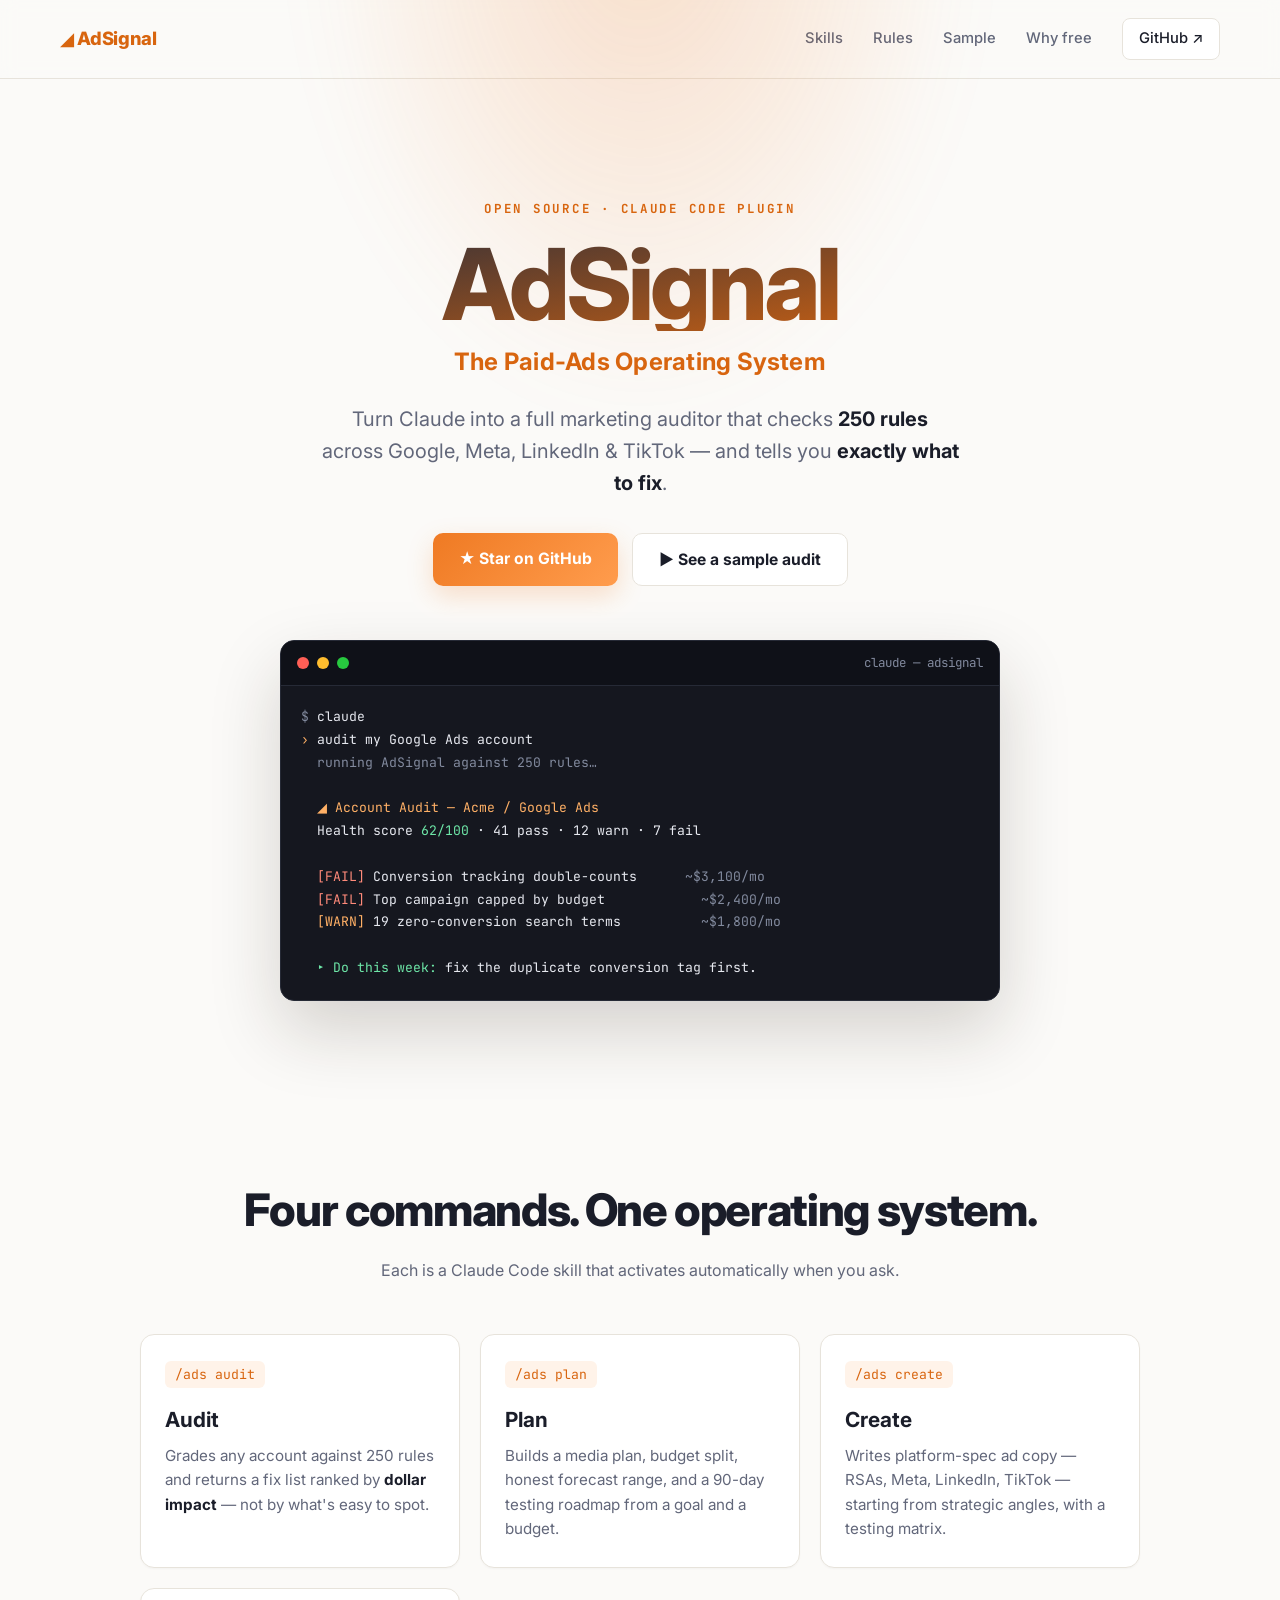
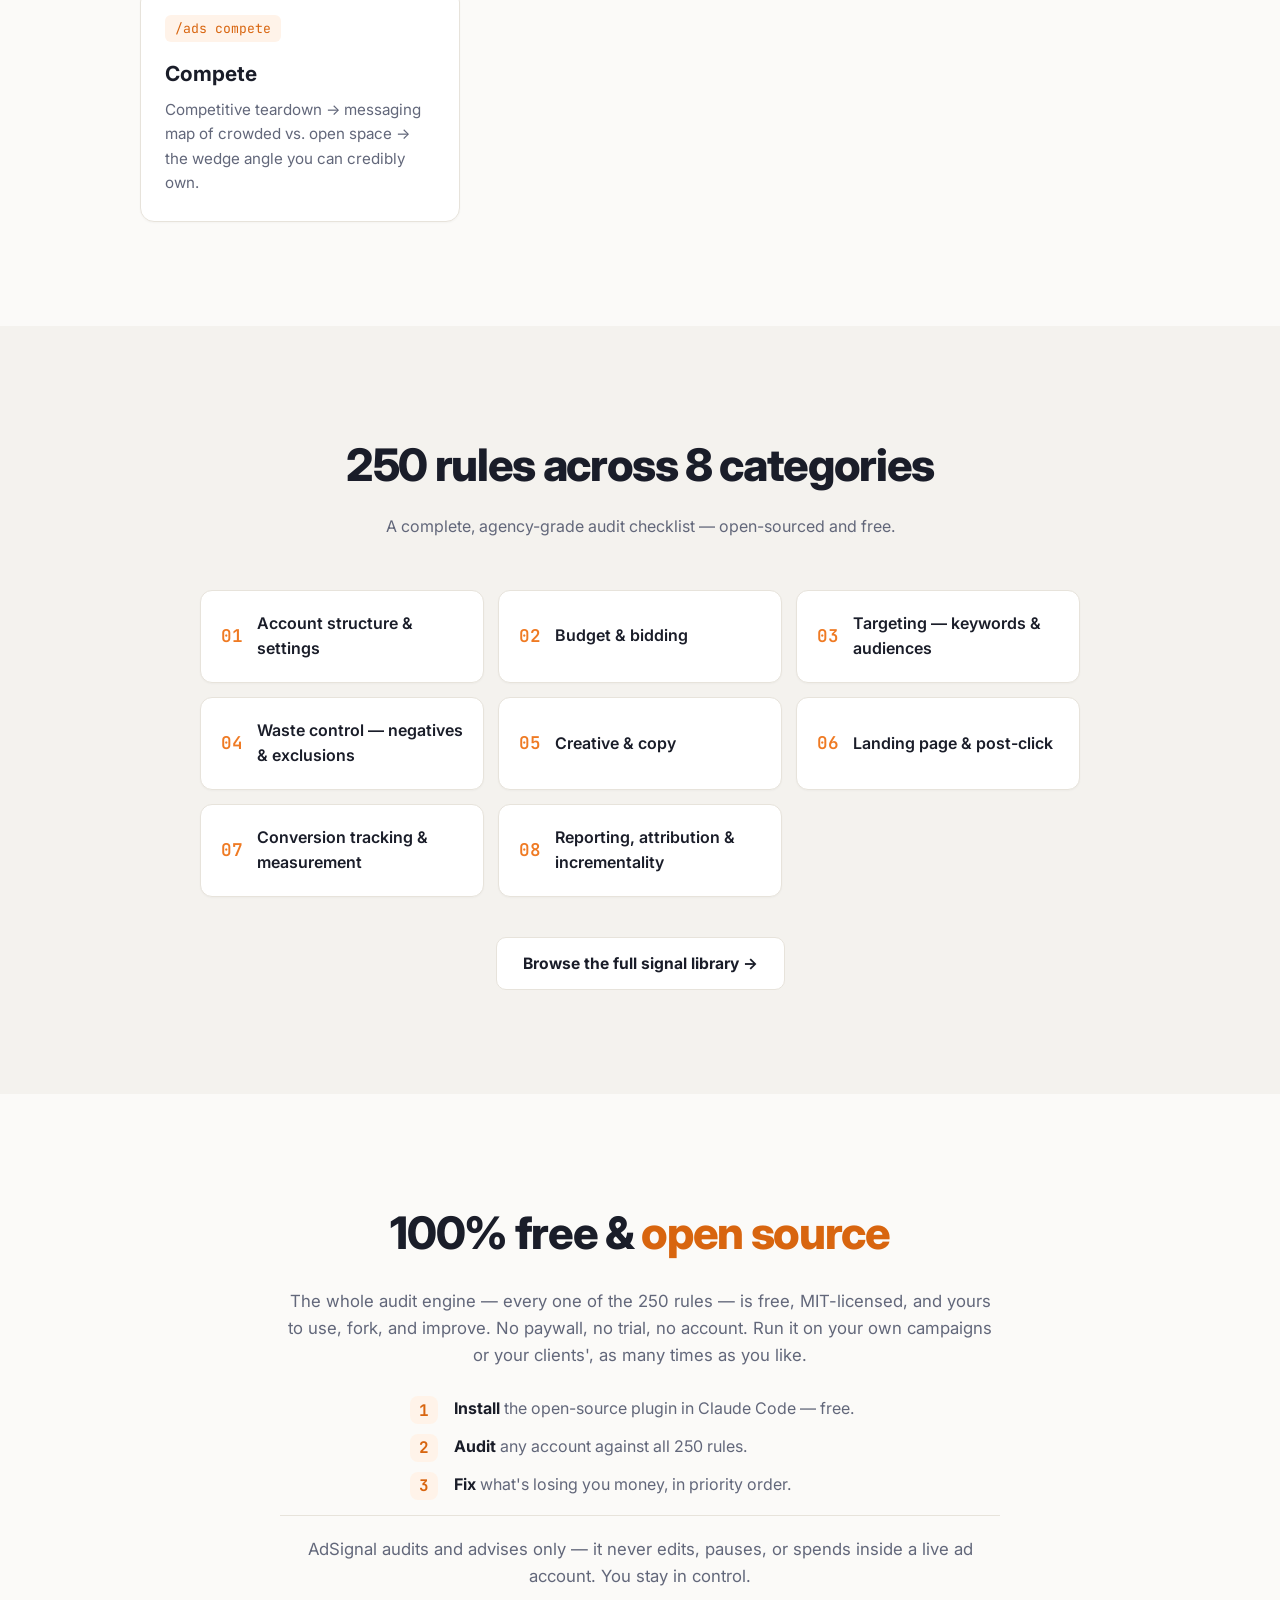
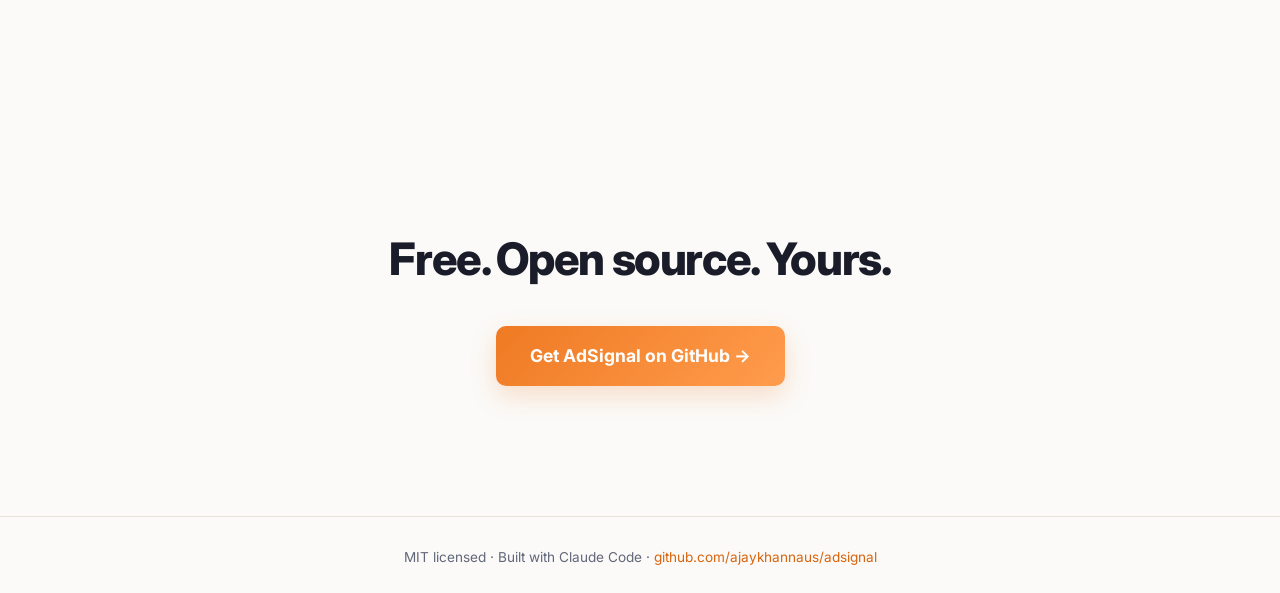
<file: docs/index.html>
<!DOCTYPE html>
<html lang="en">
<head>
  <meta charset="UTF-8" />
  <meta name="viewport" content="width=device-width, initial-scale=1.0" />
  <title>AdSignal — The Paid-Ads Operating System</title>
  <meta name="description" content="Turn Claude into a full marketing auditor that checks 250 rules across Google, Meta, LinkedIn & TikTok ads — and tells you exactly what to fix. Open-source Claude Code plugin." />

  <!-- Open Graph / social -->
  <meta property="og:type" content="website" />
  <meta property="og:title" content="AdSignal — The Paid-Ads Operating System" />
  <meta property="og:description" content="Turn Claude into a full marketing auditor that checks 250 rules across all platforms and tells you exactly what to fix." />
  <meta property="og:image" content="https://ajaykhannaus.github.io/adsignal/assets/banner.svg" />
  <meta property="og:url" content="https://ajaykhannaus.github.io/adsignal" />
  <meta name="twitter:card" content="summary_large_image" />

  <link rel="icon" href="assets/favicon.svg" />
  <link rel="stylesheet" href="styles.css" />
  <link rel="preconnect" href="https://fonts.googleapis.com" />
  <link rel="preconnect" href="https://fonts.gstatic.com" crossorigin />
  <link href="https://fonts.googleapis.com/css2?family=JetBrains+Mono:wght@400;700;800&family=Inter:wght@400;500;700;800&display=swap" rel="stylesheet" />
</head>
<body>
  <header class="nav">
    <span class="brand">◢ AdSignal</span>
    <nav>
      <a href="#skills">Skills</a>
      <a href="#signals">Rules</a>
      <a href="demo.html">Sample</a>
      <a href="#free">Why free</a>
      <a class="ghbtn" href="https://github.com/ajaykhannaus/adsignal">GitHub ↗</a>
    </nav>
  </header>

  <main>
    <!-- HERO -->
    <section class="hero">
      <div class="spotlight" aria-hidden="true"></div>
      <p class="kicker">OPEN SOURCE · CLAUDE CODE PLUGIN</p>
      <h1>AdSignal</h1>
      <p class="tagline">The Paid-Ads Operating System</p>
      <p class="lede">
        Turn Claude into a full marketing auditor that checks
        <strong>250 rules</strong> across Google, Meta, LinkedIn &amp; TikTok —
        and tells you <strong>exactly what to fix</strong>.
      </p>
      <div class="cta-row">
        <a class="btn primary" href="https://github.com/ajaykhannaus/adsignal">★ Star on GitHub</a>
        <a class="btn ghost" href="demo.html">▶ See a sample audit</a>
      </div>

      <div class="terminal" role="img" aria-label="Terminal showing AdSignal commands">
        <div class="term-bar"><span></span><span></span><span></span><em>claude — adsignal</em></div>
        <pre><code><span class="c-dim">$</span> claude
<span class="c-amber">›</span> audit my Google Ads account
<span class="c-dim">  running AdSignal against 250 rules…</span>

<span class="c-amber">  ◢ Account Audit — Acme / Google Ads</span>
  Health score <span class="c-green">62/100</span> · 41 pass · 12 warn · 7 fail

  <span class="c-red">[FAIL]</span> Conversion tracking double-counts      <span class="c-dim">~$3,100/mo</span>
  <span class="c-red">[FAIL]</span> Top campaign capped by budget            <span class="c-dim">~$2,400/mo</span>
  <span class="c-amber">[WARN]</span> 19 zero-conversion search terms          <span class="c-dim">~$1,800/mo</span>

  <span class="c-green">▸ Do this week:</span> fix the duplicate conversion tag first.</code></pre>
      </div>
    </section>

    <!-- SKILLS -->
    <section id="skills" class="section">
      <h2>Four commands. One operating system.</h2>
      <p class="section-sub">Each is a Claude Code skill that activates automatically when you ask.</p>
      <div class="cards">
        <article class="card">
          <span class="cmd">/ads audit</span>
          <h3>Audit</h3>
          <p>Grades any account against 250 rules and returns a fix list ranked by <strong>dollar impact</strong> — not by what's easy to spot.</p>
        </article>
        <article class="card">
          <span class="cmd">/ads plan</span>
          <h3>Plan</h3>
          <p>Builds a media plan, budget split, honest forecast range, and a 90-day testing roadmap from a goal and a budget.</p>
        </article>
        <article class="card">
          <span class="cmd">/ads create</span>
          <h3>Create</h3>
          <p>Writes platform-spec ad copy — RSAs, Meta, LinkedIn, TikTok — starting from strategic angles, with a testing matrix.</p>
        </article>
        <article class="card">
          <span class="cmd">/ads compete</span>
          <h3>Compete</h3>
          <p>Competitive teardown → messaging map of crowded vs. open space → the wedge angle you can credibly own.</p>
        </article>
      </div>
    </section>

    <!-- SIGNALS -->
    <section id="signals" class="section alt">
      <h2>250 rules across 8 categories</h2>
      <p class="section-sub">A complete, agency-grade audit checklist — open-sourced and free.</p>
      <div class="grid8">
        <div class="sig"><span>01</span>Account structure &amp; settings</div>
        <div class="sig"><span>02</span>Budget &amp; bidding</div>
        <div class="sig"><span>03</span>Targeting — keywords &amp; audiences</div>
        <div class="sig"><span>04</span>Waste control — negatives &amp; exclusions</div>
        <div class="sig"><span>05</span>Creative &amp; copy</div>
        <div class="sig"><span>06</span>Landing page &amp; post-click</div>
        <div class="sig"><span>07</span>Conversion tracking &amp; measurement</div>
        <div class="sig"><span>08</span>Reporting, attribution &amp; incrementality</div>
      </div>
      <p class="center">
        <a class="btn ghost" href="https://github.com/ajaykhannaus/adsignal/blob/main/reference/signal-library.md">Browse the full signal library →</a>
      </p>
    </section>

    <!-- FREE -->
    <section id="free" class="section">
      <div class="service">
        <h2>100% free &amp; <span class="amber">open source</span></h2>
        <p>
          The whole audit engine — every one of the 250 rules — is free, MIT-licensed,
          and yours to use, fork, and improve. No paywall, no trial, no account. Run it
          on your own campaigns or your clients', as many times as you like.
        </p>
        <ol class="steps">
          <li><strong>Install</strong> the open-source plugin in Claude Code — free.</li>
          <li><strong>Audit</strong> any account against all 250 rules.</li>
          <li><strong>Fix</strong> what's losing you money, in priority order.</li>
        </ol>
        <p class="disclaimer">AdSignal audits and advises only — it never edits, pauses, or spends inside a live ad account. You stay in control.</p>
      </div>
    </section>

    <section class="finalcta">
      <h2>Free. Open source. Yours.</h2>
      <a class="btn primary big" href="https://github.com/ajaykhannaus/adsignal">Get AdSignal on GitHub →</a>
    </section>
  </main>

  <footer>
    <p>MIT licensed · Built with Claude Code · <a href="https://github.com/ajaykhannaus/adsignal">github.com/ajaykhannaus/adsignal</a></p>
  </footer>
</body>
</html>
</file>
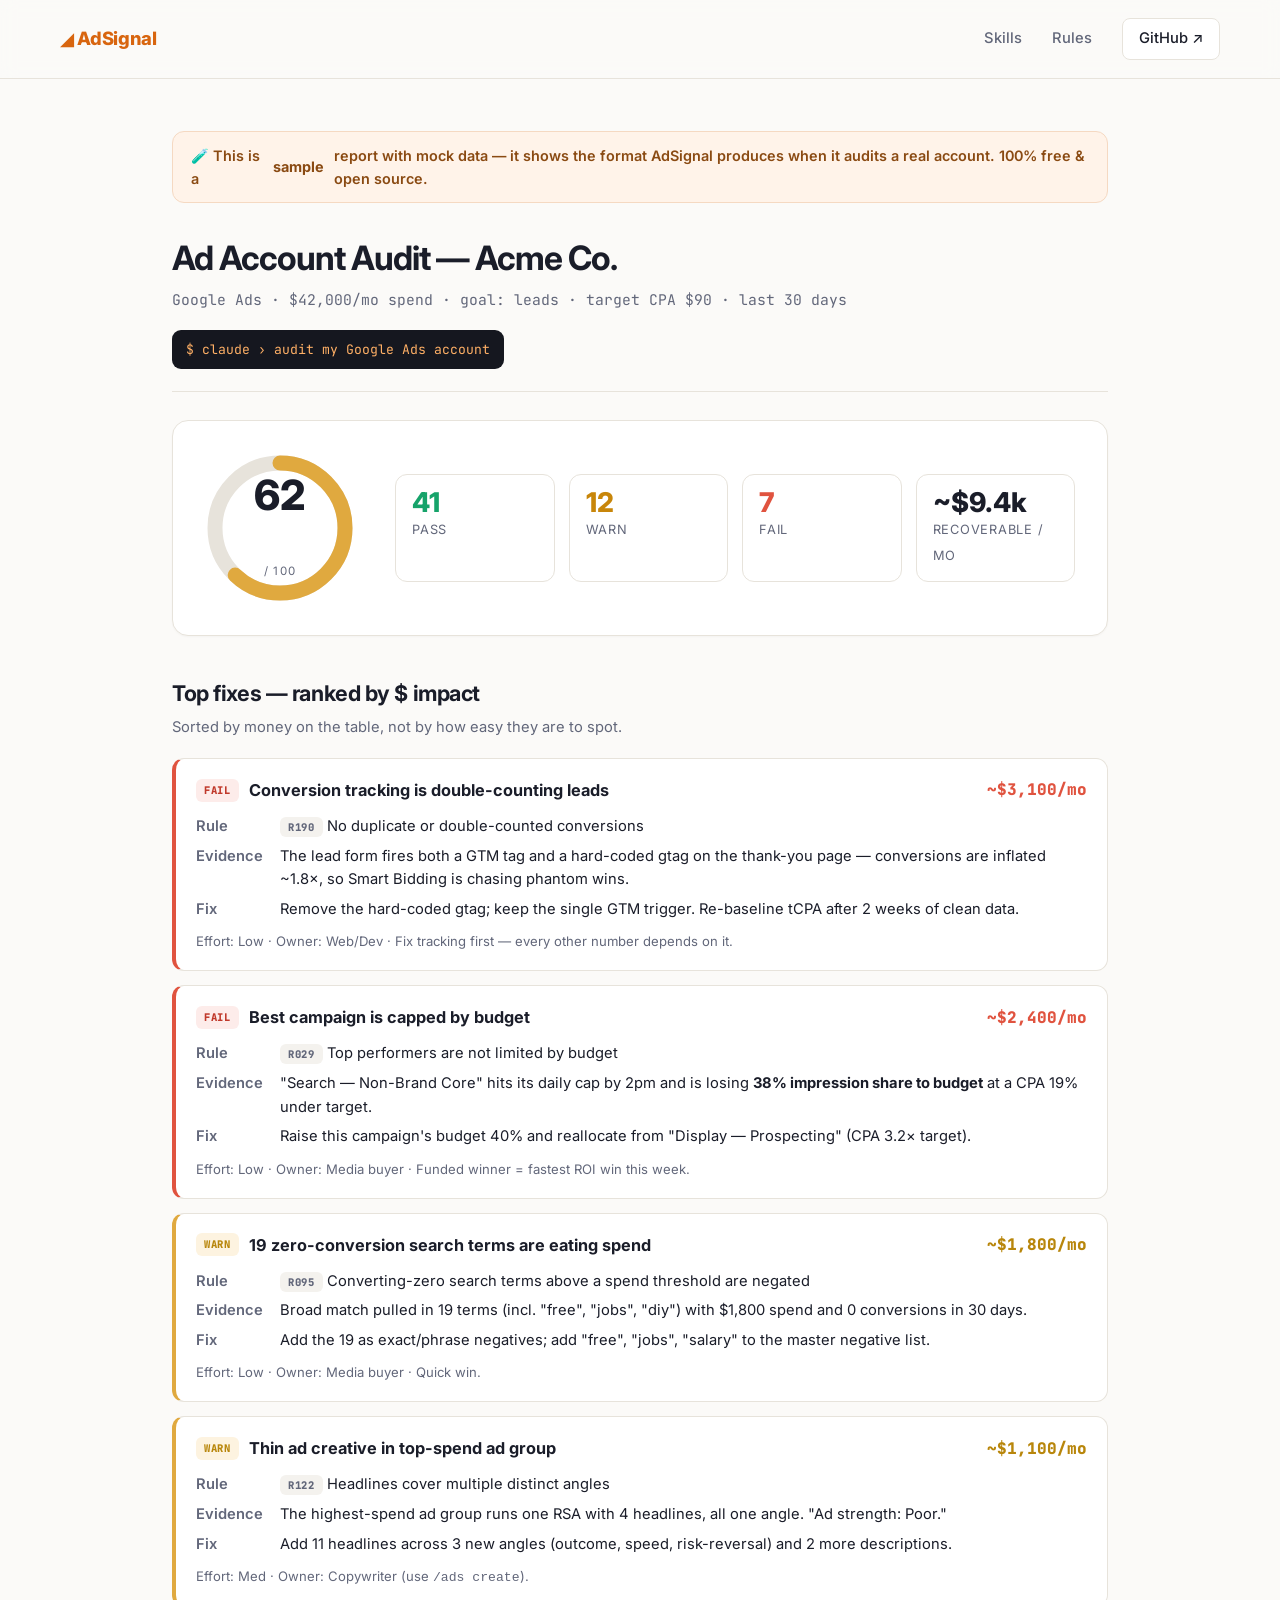
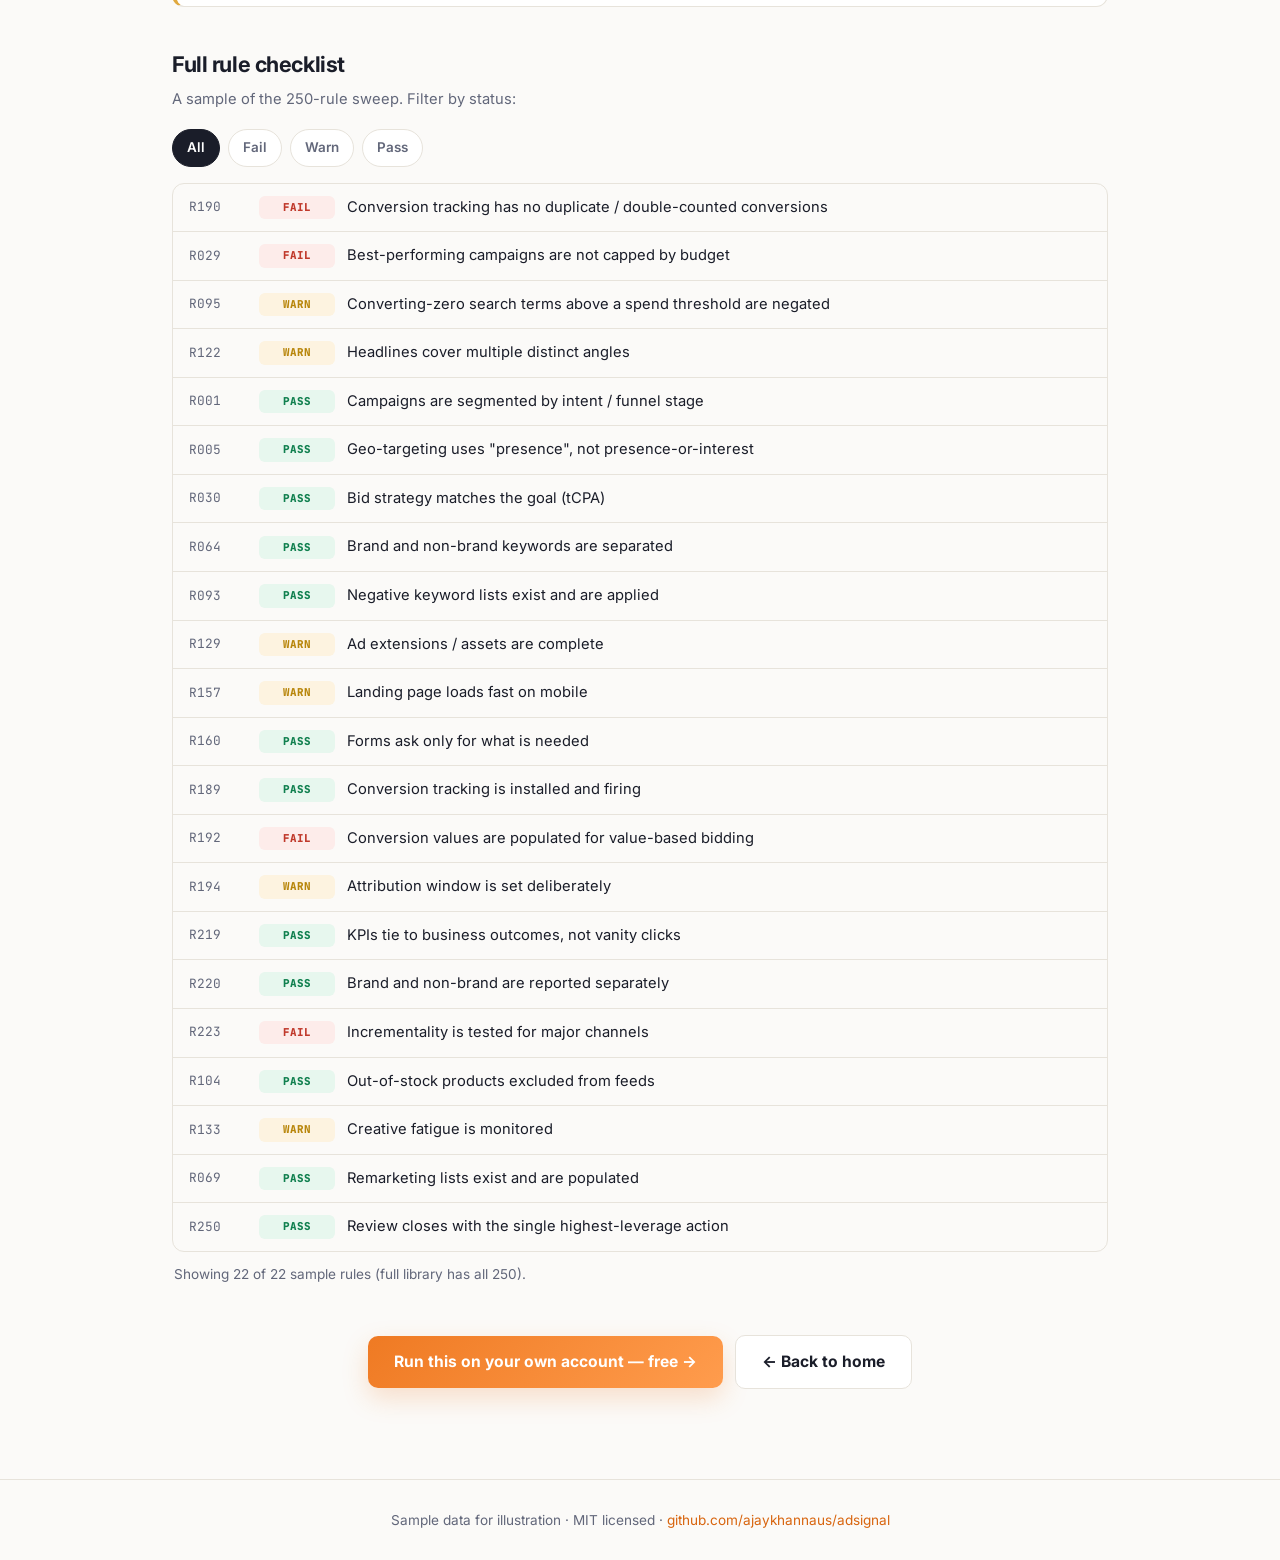
<file: docs/demo.html>
<!DOCTYPE html>
<html lang="en">
<head>
  <meta charset="UTF-8" />
  <meta name="viewport" content="width=device-width, initial-scale=1.0" />
  <title>AdSignal — Sample Audit Report</title>
  <meta name="description" content="A sample AdSignal audit report: health scorecard, fixes ranked by dollar impact, and the 250-rule checklist with pass/warn/fail. Free & open source." />
  <link rel="icon" href="assets/favicon.svg" />
  <link rel="stylesheet" href="styles.css" />
  <link rel="preconnect" href="https://fonts.googleapis.com" />
  <link rel="preconnect" href="https://fonts.gstatic.com" crossorigin />
  <link href="https://fonts.googleapis.com/css2?family=JetBrains+Mono:wght@400;700;800&family=Inter:wght@400;500;600;700;800&display=swap" rel="stylesheet" />
  <style>
    .demo-wrap { max-width: 1000px; margin: 0 auto; padding: clamp(28px,5vw,52px) clamp(16px,4vw,32px) 90px; }
    .demo-banner { background: var(--amber-soft); border: 1px solid #f5d9c2; color: #8a4a12; border-radius: 12px; padding: 12px 18px; font-size: 0.9rem; font-weight: 600; display: flex; gap: 10px; align-items: center; margin-bottom: 28px; }
    .report-head { display: flex; flex-wrap: wrap; align-items: flex-end; justify-content: space-between; gap: 18px; border-bottom: 1px solid var(--line); padding-bottom: 22px; }
    .report-head h1 { font-size: clamp(1.5rem, 4vw, 2.1rem); letter-spacing: -0.03em; }
    .report-head .meta { color: var(--muted); font-size: 0.92rem; margin-top: 4px; font-family: 'JetBrains Mono', monospace; }
    .runbtn { font-family:'JetBrains Mono',monospace; font-size:0.82rem; background:var(--term-bg); color:#ffb066; padding:9px 14px; border-radius:9px; white-space:nowrap; }

    /* Scorecard */
    .scorecard { display: grid; grid-template-columns: auto 1fr; gap: clamp(20px,4vw,40px); align-items: center; background: var(--panel); border: 1px solid var(--line); border-radius: 16px; padding: clamp(22px,4vw,32px); margin: 28px 0; box-shadow: 0 1px 2px rgba(0,0,0,0.03); }
    .gauge { position: relative; width: 150px; height: 150px; }
    .gauge .num { position: absolute; inset: 0; display: grid; place-items: center; flex-direction: column; }
    .gauge .num b { font-size: 2.6rem; font-weight: 800; line-height: 1; }
    .gauge .num small { color: var(--muted); font-size: 0.72rem; letter-spacing: 0.1em; }
    .tallies { display: grid; grid-template-columns: repeat(auto-fit,minmax(110px,1fr)); gap: 14px; }
    .tally { border: 1px solid var(--line); border-radius: 12px; padding: 14px 16px; }
    .tally b { font-size: 1.7rem; font-weight: 800; display: block; line-height: 1; }
    .tally span { font-size: 0.8rem; color: var(--muted); text-transform: uppercase; letter-spacing: 0.06em; }
    .tally.pass b { color: var(--green); } .tally.warn b { color: #c8860a; } .tally.fail b { color: var(--red); } .tally.spend b { color: var(--text); }

    h2.block { font-size: 1.35rem; letter-spacing: -0.02em; margin: 40px 0 6px; }
    .block-sub { color: var(--muted); font-size: 0.92rem; margin-bottom: 18px; }

    /* Fix cards */
    .fix { border: 1px solid var(--line); border-left: 4px solid var(--line); border-radius: 12px; padding: 18px 20px; margin-bottom: 14px; background: var(--panel); }
    .fix.fail { border-left-color: var(--red); }
    .fix.warn { border-left-color: #e0a93f; }
    .fix-top { display: flex; flex-wrap: wrap; gap: 10px; align-items: center; justify-content: space-between; }
    .fix-title { font-weight: 700; font-size: 1.02rem; display: flex; align-items: center; gap: 10px; }
    .pill { font-family:'JetBrains Mono',monospace; font-size: 0.66rem; font-weight: 800; padding: 3px 8px; border-radius: 6px; letter-spacing: 0.06em; }
    .pill.fail { background: #fdecea; color: #c0392b; } .pill.warn { background: #fdf3e0; color: #b8860b; } .pill.rule { background: var(--bg-2); color: var(--muted); }
    .impact { font-family:'JetBrains Mono',monospace; font-weight: 800; color: var(--red); white-space: nowrap; }
    .impact.warn { color: #b8860b; }
    .fix dl { margin-top: 12px; display: grid; grid-template-columns: 70px 1fr; gap: 6px 14px; font-size: 0.92rem; }
    .fix dt { color: var(--muted); font-weight: 600; }
    .fix dd { color: var(--text); }
    .fix .effort { margin-top: 10px; font-size: 0.82rem; color: var(--muted); }

    /* Checklist */
    .filters { display: flex; flex-wrap: wrap; gap: 8px; margin-bottom: 16px; }
    .filters button { font: inherit; font-size: 0.84rem; font-weight: 600; padding: 7px 14px; border-radius: 999px; border: 1px solid var(--line); background: var(--panel); color: var(--muted); cursor: pointer; transition: all .15s; }
    .filters button:hover { border-color: var(--amber); color: var(--text); }
    .filters button.active { background: var(--text); color: #fff; border-color: var(--text); }
    .checklist { border: 1px solid var(--line); border-radius: 12px; overflow: hidden; }
    .row { display: grid; grid-template-columns: 58px 76px 1fr; gap: 12px; align-items: center; padding: 12px 16px; border-bottom: 1px solid var(--line); font-size: 0.92rem; }
    .row:last-child { border-bottom: 0; }
    .row:hover { background: var(--bg-2); }
    .row .rid { font-family:'JetBrains Mono',monospace; color: var(--muted); font-size: 0.8rem; }
    .status { font-family:'JetBrains Mono',monospace; font-size: 0.68rem; font-weight: 800; padding: 3px 0; border-radius: 6px; text-align: center; }
    .status.pass { background:#e7f7ee; color:#11804f; } .status.warn { background:#fdf3e0; color:#b8860b; } .status.fail { background:#fdecea; color:#c0392b; }
    .count-note { color: var(--muted); font-size: 0.85rem; margin: 12px 2px 0; }
    .backbar { margin-top: 50px; text-align: center; }
  </style>
</head>
<body>
  <header class="nav">
    <a class="brand" href="index.html" style="text-decoration:none">◢ AdSignal</a>
    <nav>
      <a href="index.html#skills">Skills</a>
      <a href="index.html#signals">Rules</a>
      <a class="ghbtn" href="https://github.com/ajaykhannaus/adsignal">GitHub ↗</a>
    </nav>
  </header>

  <div class="demo-wrap">
    <div class="demo-banner">🧪 This is a <strong>sample</strong> report with mock data — it shows the format AdSignal produces when it audits a real account. 100% free &amp; open source.</div>

    <div class="report-head">
      <div>
        <h1>Ad Account Audit — Acme Co.</h1>
        <p class="meta">Google Ads · $42,000/mo spend · goal: leads · target CPA $90 · last 30 days</p>
      </div>
      <span class="runbtn">$ claude › audit my Google Ads account</span>
    </div>

    <!-- Scorecard -->
    <section class="scorecard">
      <div class="gauge">
        <svg viewBox="0 0 120 120" width="150" height="150">
          <circle cx="60" cy="60" r="52" fill="none" stroke="var(--line)" stroke-width="12"/>
          <circle cx="60" cy="60" r="52" fill="none" stroke="#e0a93f" stroke-width="12"
                  stroke-linecap="round" stroke-dasharray="326.7"
                  stroke-dashoffset="124.1" transform="rotate(-90 60 60)"/>
        </svg>
        <div class="num"><b>62</b><small>/ 100</small></div>
      </div>
      <div class="tallies">
        <div class="tally pass"><b>41</b><span>Pass</span></div>
        <div class="tally warn"><b>12</b><span>Warn</span></div>
        <div class="tally fail"><b>7</b><span>Fail</span></div>
        <div class="tally spend"><b>~$9.4k</b><span>Recoverable / mo</span></div>
      </div>
    </section>

    <!-- Top fixes -->
    <h2 class="block">Top fixes — ranked by $ impact</h2>
    <p class="block-sub">Sorted by money on the table, not by how easy they are to spot.</p>

    <article class="fix fail">
      <div class="fix-top">
        <div class="fix-title"><span class="pill fail">FAIL</span> Conversion tracking is double-counting leads</div>
        <span class="impact">~$3,100/mo</span>
      </div>
      <dl>
        <dt>Rule</dt><dd><span class="pill rule">R190</span> No duplicate or double-counted conversions</dd>
        <dt>Evidence</dt><dd>The lead form fires both a GTM tag and a hard-coded gtag on the thank-you page — conversions are inflated ~1.8×, so Smart Bidding is chasing phantom wins.</dd>
        <dt>Fix</dt><dd>Remove the hard-coded gtag; keep the single GTM trigger. Re-baseline tCPA after 2 weeks of clean data.</dd>
      </dl>
      <div class="effort">Effort: Low · Owner: Web/Dev · Fix tracking first — every other number depends on it.</div>
    </article>

    <article class="fix fail">
      <div class="fix-top">
        <div class="fix-title"><span class="pill fail">FAIL</span> Best campaign is capped by budget</div>
        <span class="impact">~$2,400/mo</span>
      </div>
      <dl>
        <dt>Rule</dt><dd><span class="pill rule">R029</span> Top performers are not limited by budget</dd>
        <dt>Evidence</dt><dd>"Search — Non-Brand Core" hits its daily cap by 2pm and is losing <strong>38% impression share to budget</strong> at a CPA 19% under target.</dd>
        <dt>Fix</dt><dd>Raise this campaign's budget 40% and reallocate from "Display — Prospecting" (CPA 3.2× target).</dd>
      </dl>
      <div class="effort">Effort: Low · Owner: Media buyer · Funded winner = fastest ROI win this week.</div>
    </article>

    <article class="fix warn">
      <div class="fix-top">
        <div class="fix-title"><span class="pill warn">WARN</span> 19 zero-conversion search terms are eating spend</div>
        <span class="impact warn">~$1,800/mo</span>
      </div>
      <dl>
        <dt>Rule</dt><dd><span class="pill rule">R095</span> Converting-zero search terms above a spend threshold are negated</dd>
        <dt>Evidence</dt><dd>Broad match pulled in 19 terms (incl. "free", "jobs", "diy") with $1,800 spend and 0 conversions in 30 days.</dd>
        <dt>Fix</dt><dd>Add the 19 as exact/phrase negatives; add "free", "jobs", "salary" to the master negative list.</dd>
      </dl>
      <div class="effort">Effort: Low · Owner: Media buyer · Quick win.</div>
    </article>

    <article class="fix warn">
      <div class="fix-top">
        <div class="fix-title"><span class="pill warn">WARN</span> Thin ad creative in top-spend ad group</div>
        <span class="impact warn">~$1,100/mo</span>
      </div>
      <dl>
        <dt>Rule</dt><dd><span class="pill rule">R122</span> Headlines cover multiple distinct angles</dd>
        <dt>Evidence</dt><dd>The highest-spend ad group runs one RSA with 4 headlines, all one angle. "Ad strength: Poor."</dd>
        <dt>Fix</dt><dd>Add 11 headlines across 3 new angles (outcome, speed, risk-reversal) and 2 more descriptions.</dd>
      </dl>
      <div class="effort">Effort: Med · Owner: Copywriter (use <code>/ads create</code>).</div>
    </article>

    <!-- Checklist -->
    <h2 class="block">Full rule checklist</h2>
    <p class="block-sub">A sample of the 250-rule sweep. Filter by status:</p>
    <div class="filters" id="filters">
      <button class="active" data-f="all">All</button>
      <button data-f="fail">Fail</button>
      <button data-f="warn">Warn</button>
      <button data-f="pass">Pass</button>
    </div>
    <div class="checklist" id="checklist"></div>
    <p class="count-note" id="countNote"></p>

    <div class="backbar">
      <a class="btn primary" href="https://github.com/ajaykhannaus/adsignal">Run this on your own account — free →</a>
      &nbsp;
      <a class="btn ghost" href="index.html">← Back to home</a>
    </div>
  </div>

  <footer>
    <p>Sample data for illustration · MIT licensed · <a href="https://github.com/ajaykhannaus/adsignal">github.com/ajaykhannaus/adsignal</a></p>
  </footer>

  <script>
    const rules = [
      ['R190','fail','Conversion tracking has no duplicate / double-counted conversions'],
      ['R029','fail','Best-performing campaigns are not capped by budget'],
      ['R095','warn','Converting-zero search terms above a spend threshold are negated'],
      ['R122','warn','Headlines cover multiple distinct angles'],
      ['R001','pass','Campaigns are segmented by intent / funnel stage'],
      ['R005','pass','Geo-targeting uses "presence", not presence-or-interest'],
      ['R030','pass','Bid strategy matches the goal (tCPA)'],
      ['R064','pass','Brand and non-brand keywords are separated'],
      ['R093','pass','Negative keyword lists exist and are applied'],
      ['R129','warn','Ad extensions / assets are complete'],
      ['R157','warn','Landing page loads fast on mobile'],
      ['R160','pass','Forms ask only for what is needed'],
      ['R189','pass','Conversion tracking is installed and firing'],
      ['R192','fail','Conversion values are populated for value-based bidding'],
      ['R194','warn','Attribution window is set deliberately'],
      ['R219','pass','KPIs tie to business outcomes, not vanity clicks'],
      ['R220','pass','Brand and non-brand are reported separately'],
      ['R223','fail','Incrementality is tested for major channels'],
      ['R104','pass','Out-of-stock products excluded from feeds'],
      ['R133','warn','Creative fatigue is monitored'],
      ['R069','pass','Remarketing lists exist and are populated'],
      ['R250','pass','Review closes with the single highest-leverage action']
    ];
    const cl = document.getElementById('checklist');
    const note = document.getElementById('countNote');
    function render(f){
      cl.innerHTML = '';
      const shown = rules.filter(r => f==='all' || r[1]===f);
      shown.forEach(([id,st,txt])=>{
        const row = document.createElement('div');
        row.className = 'row';
        row.innerHTML = `<span class="rid">${id}</span><span class="status ${st}">${st.toUpperCase()}</span><span>${txt}</span>`;
        cl.appendChild(row);
      });
      note.textContent = `Showing ${shown.length} of ${rules.length} sample rules (full library has all 250).`;
    }
    document.getElementById('filters').addEventListener('click', e=>{
      if(e.target.tagName!=='BUTTON') return;
      document.querySelectorAll('#filters button').forEach(b=>b.classList.remove('active'));
      e.target.classList.add('active');
      render(e.target.dataset.f);
    });
    render('all');
  </script>
</body>
</html>
</file>
<file: docs/styles.css>
:root {
  --bg: #fbfaf8;
  --bg-2: #f4f2ee;
  --panel: #ffffff;
  --line: #e7e3db;
  --text: #1a1d29;
  --muted: #62677a;
  --amber: #ef7a23;
  --amber-2: #d8650f;
  --amber-soft: #fff3e9;
  --amber-glow: rgba(239, 122, 35, 0.22);
  --green: #16a36a;
  --red: #e0533f;

  /* terminal stays dark for contrast */
  --term-bg: #15171f;
  --term-line: #262a36;
}

* { box-sizing: border-box; margin: 0; padding: 0; }
html { scroll-behavior: smooth; }

body {
  font-family: 'Inter', system-ui, sans-serif;
  background: var(--bg);
  color: var(--text);
  line-height: 1.6;
  overflow-x: hidden;
}

main, .nav { position: relative; z-index: 1; }

/* Nav */
.nav {
  display: flex;
  align-items: center;
  justify-content: space-between;
  padding: 18px clamp(20px, 5vw, 60px);
  border-bottom: 1px solid var(--line);
  backdrop-filter: blur(8px);
  position: sticky;
  top: 0;
  background: rgba(251, 250, 248, 0.82);
}
.brand { font-weight: 800; letter-spacing: -0.02em; font-size: 1.15rem; color: var(--amber-2); }
.nav nav { display: flex; gap: clamp(14px, 3vw, 30px); align-items: center; }
.nav nav a { color: var(--muted); text-decoration: none; font-size: 0.92rem; font-weight: 500; transition: color .2s; }
.nav nav a:hover { color: var(--text); }
.ghbtn { border: 1px solid var(--line); padding: 8px 16px; border-radius: 8px; color: var(--text) !important; background: var(--panel); }
.ghbtn:hover { border-color: var(--amber); }

/* Hero */
.hero {
  position: relative;
  text-align: center;
  padding: clamp(56px, 11vw, 120px) 20px 70px;
  max-width: 900px;
  margin: 0 auto;
}
.spotlight {
  position: absolute;
  top: -160px; left: 50%;
  width: 760px; height: 560px;
  transform: translateX(-50%);
  background: radial-gradient(ellipse at top, var(--amber-glow), transparent 62%);
  filter: blur(30px);
  z-index: -1;
  pointer-events: none;
}
.kicker { color: var(--amber-2); font-family: 'JetBrains Mono', monospace; font-size: 0.78rem; letter-spacing: 0.22em; margin-bottom: 18px; font-weight: 700; }
.hero h1 {
  font-size: clamp(3.2rem, 11vw, 6.2rem);
  font-weight: 800;
  letter-spacing: -0.04em;
  line-height: 0.95;
  background: linear-gradient(170deg, #2a2d3a, var(--amber-2));
  -webkit-background-clip: text;
  background-clip: text;
  color: transparent;
}
.tagline { font-size: clamp(1rem, 3vw, 1.5rem); color: var(--amber-2); font-weight: 700; margin-top: 12px; letter-spacing: 0.01em; }
.lede { color: var(--muted); font-size: clamp(1rem, 2.5vw, 1.25rem); max-width: 640px; margin: 22px auto 0; }
.lede strong { color: var(--text); }

.cta-row { display: flex; gap: 14px; justify-content: center; flex-wrap: wrap; margin: 34px 0 0; }
.btn {
  display: inline-block;
  padding: 13px 26px;
  border-radius: 10px;
  font-weight: 700;
  text-decoration: none;
  font-size: 0.98rem;
  transition: transform .15s, box-shadow .2s, background .2s, border-color .2s;
}
.btn.primary { background: linear-gradient(135deg, var(--amber), #ff9c4d); color: #fff; box-shadow: 0 10px 26px var(--amber-glow); }
.btn.primary:hover { transform: translateY(-2px); box-shadow: 0 14px 36px var(--amber-glow); }
.btn.ghost { border: 1px solid var(--line); color: var(--text); background: var(--panel); }
.btn.ghost:hover { border-color: var(--amber); }
.btn.big { font-size: 1.1rem; padding: 16px 34px; }

/* Terminal (dark on light) */
.terminal {
  margin: 54px auto 0;
  max-width: 720px;
  background: var(--term-bg);
  border: 1px solid var(--term-line);
  border-radius: 14px;
  overflow: hidden;
  box-shadow: 0 30px 70px rgba(40, 30, 15, 0.18);
  text-align: left;
}
.term-bar { display: flex; align-items: center; gap: 8px; padding: 12px 16px; border-bottom: 1px solid var(--term-line); background: #0f1118; }
.term-bar span { width: 12px; height: 12px; border-radius: 50%; }
.term-bar span:nth-child(1){ background:#ff5f56; } .term-bar span:nth-child(2){ background:#ffbd2e; } .term-bar span:nth-child(3){ background:#27c93f; }
.term-bar em { margin-left: auto; color: #828a9e; font-style: normal; font-family: 'JetBrains Mono', monospace; font-size: 0.78rem; }
.terminal pre { padding: 20px; overflow-x: auto; }
.terminal code { font-family: 'JetBrains Mono', monospace; font-size: 0.82rem; line-height: 1.7; color: #e7e9f0; white-space: pre; }
.c-dim { color: #828a9e; } .c-amber { color: #ffb066; } .c-green { color: #6ee7a8; } .c-red { color: #ff8a7a; }

/* Sections */
.section { max-width: 1080px; margin: 0 auto; padding: clamp(58px, 9vw, 104px) clamp(20px, 5vw, 40px); }
.section.alt { background: var(--bg-2); max-width: none; }
.section h2, .finalcta h2, .service h2 { font-size: clamp(1.8rem, 5vw, 2.8rem); font-weight: 800; letter-spacing: -0.03em; text-align: center; }
.section-sub { text-align: center; color: var(--muted); margin: 12px auto 50px; max-width: 560px; }

/* Cards */
.cards { display: grid; grid-template-columns: repeat(auto-fit, minmax(240px, 1fr)); gap: 20px; }
.card {
  background: var(--panel);
  border: 1px solid var(--line);
  border-radius: 14px;
  padding: 26px 24px;
  box-shadow: 0 1px 2px rgba(0,0,0,0.03);
  transition: transform .2s, border-color .2s, box-shadow .2s;
}
.card:hover { transform: translateY(-4px); border-color: var(--amber); box-shadow: 0 16px 40px rgba(239,122,35,0.12); }
.cmd { font-family: 'JetBrains Mono', monospace; color: var(--amber-2); font-size: 0.82rem; background: var(--amber-soft); padding: 5px 10px; border-radius: 6px; }
.card h3 { margin: 16px 0 8px; font-size: 1.3rem; }
.card p { color: var(--muted); font-size: 0.95rem; }
.card strong { color: var(--text); }

/* 8 grid */
.grid8 { display: grid; grid-template-columns: repeat(auto-fit, minmax(220px, 1fr)); gap: 14px; max-width: 880px; margin: 0 auto; }
.sig { background: var(--panel); border: 1px solid var(--line); border-radius: 12px; padding: 20px; display: flex; gap: 14px; align-items: center; font-weight: 600; box-shadow: 0 1px 2px rgba(0,0,0,0.03); }
.sig span { font-family: 'JetBrains Mono', monospace; color: var(--amber); font-size: 1.1rem; }
.center { text-align: center; margin-top: 40px; }

/* Service */
.service { max-width: 720px; margin: 0 auto; text-align: center; }
.service .amber { color: var(--amber-2); }
.service p { color: var(--muted); margin-top: 18px; font-size: 1.05rem; }
.steps { text-align: left; max-width: 460px; margin: 28px auto 0; display: grid; gap: 12px; list-style: none; counter-reset: s; }
.steps li { counter-increment: s; position: relative; padding-left: 44px; color: var(--muted); }
.steps li strong { color: var(--text); }
.steps li::before { content: counter(s); position: absolute; left: 0; top: 0; width: 28px; height: 28px; border-radius: 8px; background: var(--amber-soft); color: var(--amber-2); display: grid; place-items: center; font-family: 'JetBrains Mono', monospace; font-weight: 700; }
.disclaimer { font-size: 0.85rem; color: #8a8f9e; margin-top: 30px; border-top: 1px solid var(--line); padding-top: 20px; }

/* Final */
.finalcta { text-align: center; padding: clamp(70px, 12vw, 130px) 20px; }
.finalcta h2 { margin-bottom: 30px; }

footer { border-top: 1px solid var(--line); padding: 30px 20px; text-align: center; color: var(--muted); font-size: 0.85rem; position: relative; z-index: 1; }
footer a { color: var(--amber-2); text-decoration: none; }
</file>
